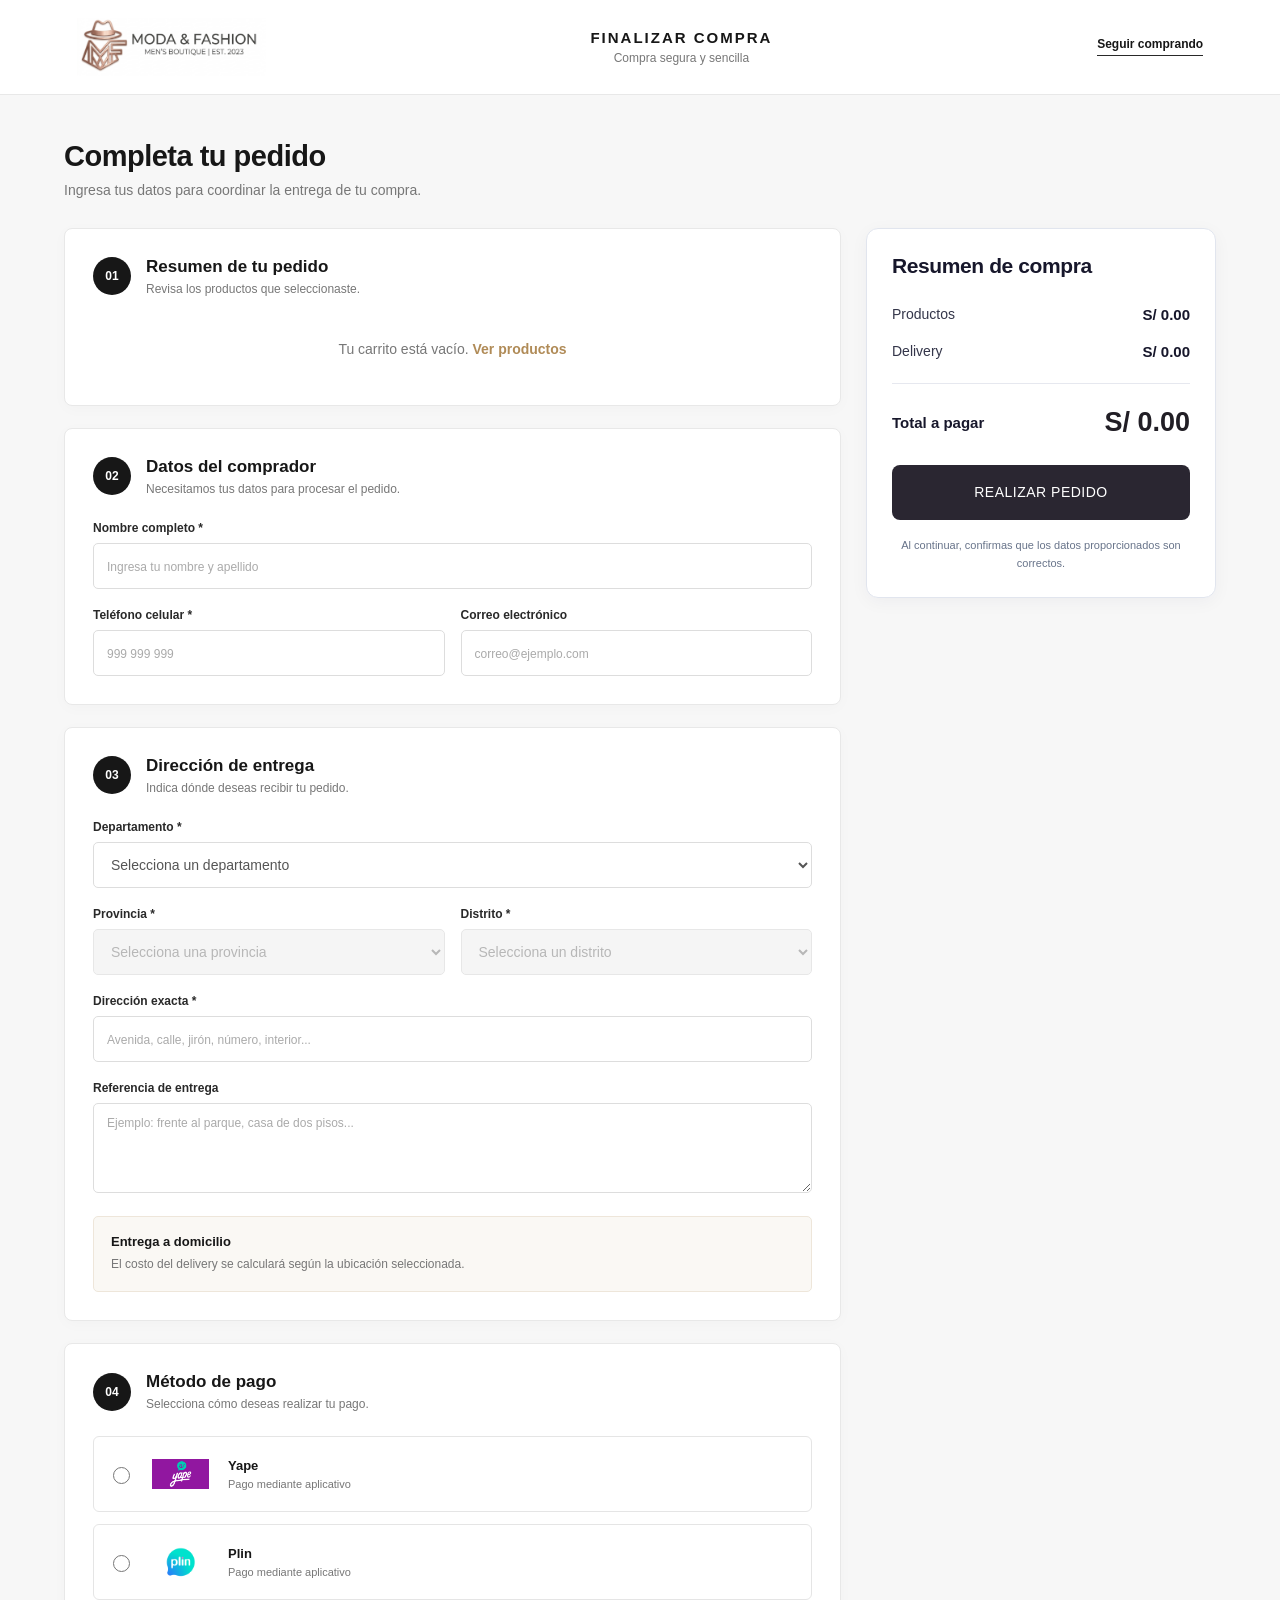
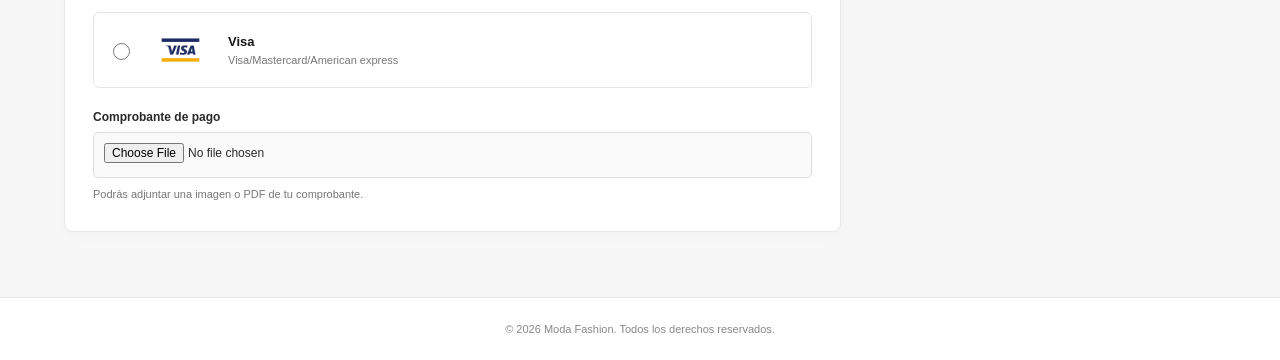
<file: checkout.html>
<!DOCTYPE html>
<html lang="es">
<head>
  <meta charset="UTF-8">
  <meta name="viewport" content="width=device-width, initial-scale=1.0">
  <meta name="description" content="Finaliza tu compra en Moda Fashion.">
  <title>Finalizar compra | Moda Fashion</title>
  <link rel="stylesheet" href="checkout.css">
</head>

<body class="checkout-page">

  <header class="checkout-header">
    <a href="index.html" class="checkout-logo">
      <img src="img/logo.png" alt="Moda Fashion">
    </a>

    <div class="checkout-header-title">
      <span>FINALIZAR COMPRA</span>
      <small>Compra segura y sencilla</small>
    </div>

    <a href="productos.html" class="back-shopping">
      Seguir comprando
    </a>
  </header>

  <main class="checkout-container">

    <div class="checkout-heading">
      <h1>Completa tu pedido</h1>
      <p>Ingresa tus datos para coordinar la entrega de tu compra.</p>
    </div>

    <form id="checkoutForm">

      <div class="checkout-layout">

        <!-- COLUMNA IZQUIERDA -->
        <div class="checkout-main">

          <!-- RESUMEN DEL PEDIDO -->
          <section class="checkout-card">
            <div class="section-heading">
              <span class="section-number">01</span>
              <div>
                <h2>Resumen de tu pedido</h2>
                <p>Revisa los productos que seleccionaste.</p>
              </div>
            </div>

            <div id="checkoutProducts"></div>

            <div id="emptyCart" hidden>
              Tu carrito está vacío.
              <a href="productos.html">Ver productos</a>
            </div>
          </section>

          <!-- DATOS DEL CLIENTE -->
          <section class="checkout-card">

            <div class="section-heading">
              <span class="section-number">02</span>
              <div>
                <h2>Datos del comprador</h2>
                <p>Necesitamos tus datos para procesar el pedido.</p>
              </div>
            </div>

            <div class="form-grid">

              <div class="form-group full-width">
                <label for="nombre">Nombre completo *</label>
                <input
                  type="text"
                  id="nombre"
                  name="nombre"
                  placeholder="Ingresa tu nombre y apellido"
                  autocomplete="name"
                  required
                >
              </div>

              <div class="form-group">
                <label for="telefono">Teléfono celular *</label>
                <input
                  type="tel"
                  id="telefono"
                  name="telefono"
                  placeholder="999 999 999"
                  autocomplete="tel"
                  required
                >
              </div>

              <div class="form-group">
                <label for="correo">Correo electrónico</label>
                <input
                  type="email"
                  id="correo"
                  name="correo"
                  placeholder="correo@ejemplo.com"
                  autocomplete="email"
                  required
                >
              </div>

            </div>
          </section>

          <!-- DIRECCIÓN DE ENTREGA -->
          <section class="checkout-card">

            <div class="section-heading">
              <span class="section-number">03</span>
              <div>
                <h2>Dirección de entrega</h2>
                <p>Indica dónde deseas recibir tu pedido.</p>
              </div>
            </div>

            <div class="form-grid">

              <div class="form-group full-width">
                <label for="departamento">Departamento *</label>
                <select id="departamento" name="departamento" required>
                  <option value="">Selecciona un departamento</option>
                </select>
              </div>

              <div class="form-group">
                <label for="provincia">Provincia *</label>
                <select id="provincia" name="provincia" required disabled>
                  <option value="">Selecciona una provincia</option>
                </select>
              </div>

              <div class="form-group">
                <label for="distrito">Distrito *</label>
                <select id="distrito" name="distrito" required disabled>
                  <option value="">Selecciona un distrito</option>
                </select>
              </div>

              <div class="form-group full-width">
                <label for="direccion">Dirección exacta *</label>
                <input
                  type="text"
                  id="direccion"
                  name="direccion"
                  placeholder="Avenida, calle, jirón, número, interior..."
                  autocomplete="street-address"
                  required
                >
              </div>

              <div class="form-group full-width">
                <label for="referencia">Referencia de entrega</label>
                <textarea
                  id="referencia"
                  name="referencia"
                  rows="3"
                  placeholder="Ejemplo: frente al parque, casa de dos pisos..."
                ></textarea>
              </div>

            </div>

            <div class="delivery-notice">
              <strong>Entrega a domicilio</strong>
              <p>El costo del delivery se calculará según la ubicación seleccionada.</p>
            </div>

          </section>

          <!-- MÉTODO DE PAGO -->
          <section class="checkout-card">

            <div class="section-heading">
              <span class="section-number">04</span>
              <div>
                <h2>Método de pago</h2>
                <p>Selecciona cómo deseas realizar tu pago.</p>
              </div>
            </div>

            <div class="payment-options">

              <label class="payment-option">
                <input
                  type="radio"
                  name="metodoPago"
                  value="yape"
                  required
                >

                <span class="payment-logo yape-logo">
                  <img src="img/pagos/yape-log.jpg" alt="Yape">
                </span>

                <span class="payment-description">
                  <strong>Yape</strong>
                  <small>Pago mediante aplicativo</small>
                </span>
              </label>

              <label class="payment-option">
                <input
                  type="radio"
                  name="metodoPago"
                  value="plin"
                >

                <span class="payment-logo plin-logo">
                  <img src="img/pagos/plim-log.jpg" alt="Plin">
                </span>

                <span class="payment-description">
                  <strong>Plin</strong>
                  <small>Pago mediante aplicativo</small>
                </span>
              </label>

              <label class="payment-option">
                <input
                  type="radio"
                  name="metodoPago"
                  value="Visa"
                >

                <span class="payment-logo bank-logo">
                  <img src="img/pagos/visa.jpg" alt="VISA">
                </span>

                <span class="payment-description">
                  <strong>Visa</strong>
                  <small>Visa/Mastercard/American express</small>
                </span>
              </label>

            </div>

            <!-- UBICACIÓN DEL PANEL EN TELÉFONOS -->
            <div id="paymentDetailsMobileSlot"></div>

            <!-- COMPROBANTE -->
            <div class="form-group receipt-group">
              <label for="comprobante">Comprobante de pago</label>
              <input
                type="file"
                id="comprobante"
                name="comprobante"
                accept="image/*,.pdf"
                required
              >
              <small>Podrás adjuntar una imagen o PDF de tu comprobante.</small>
            </div>

          </section>

        </div>

        <!-- COLUMNA DERECHA -->
        <aside class="checkout-sidebar">

          <!-- RESUMEN DE COMPRA -->
          <section class="checkout-card order-summary">

            <h2>Resumen de compra</h2>

            <div class="summary-line">
              <span>Productos</span>
              <strong id="subtotal">S/ 0.00</strong>
            </div>

            <div class="summary-line">
              <span>Delivery</span>
              <strong id="deliveryCost">Por calcular</strong>
            </div>

            <div class="summary-divider"></div>

            <div class="summary-total">
              <span>Total a pagar</span>
              <strong id="totalCompra">S/ 0.00</strong>
            </div>

            <button type="submit" id="btnRealizarPedido" class="checkout-button">
              REALIZAR PEDIDO
            </button>

            <p class="checkout-terms">
              Al continuar, confirmas que los datos proporcionados
              son correctos.
            </p>

          </section>

          <!-- UBICACIÓN DEL PANEL EN PC -->
          <div id="paymentDetailsDesktopSlot">

            <section
              id="paymentDetails"
              class="checkout-card payment-details"
              hidden
            >
              <!-- Aquí aparecerán los datos según el medio de pago -->
            </section>

          </div>

        </aside>

      </div>

    </form>

  </main>

  <footer class="checkout-footer">
    <p>© 2026 Moda Fashion. Todos los derechos reservados.</p>
  </footer>

  <script src="js/main.js"></script>
  <script src="checkout.js"></script>

</body>
</html>
</file>
<file: checkout.css>
/* =========================================
   MODA FASHION - CHECKOUT
   Página de finalización de compra
========================================= */

:root {
  --checkout-black: #171717;
  --checkout-dark: #292929;
  --checkout-gray: #777777;
  --checkout-light: #f6f6f6;
  --checkout-border: #e8e8e8;
  --checkout-white: #ffffff;
  --checkout-accent: #b08b57;
  --checkout-success: #218653;
}

* {
  box-sizing: border-box;
}

.checkout-page {
  margin: 0;
  padding: 0;
  background: #f7f7f7;
  color: var(--checkout-black);
  font-family: Arial, Helvetica, sans-serif;
  font-size: 14px;
}

.checkout-page a {
  color: inherit;
  text-decoration: none;
}

.checkout-page button,
.checkout-page input,
.checkout-page select,
.checkout-page textarea {
  font: inherit;
}

/* =========================================
   ENCABEZADO
========================================= */

.checkout-header {
  width: 100%;
  min-height: 90px;
  padding: 18px 6%;
  background: #ffffff;
  border-bottom: 1px solid var(--checkout-border);
  display: flex;
  align-items: center;
  justify-content: space-between;
  gap: 20px;
}

.checkout-logo {
  display: flex;
  align-items: center;
  max-width: 190px;
}

.checkout-logo img {
  display: block;
  width: 100%;
  max-height: 58px;
  object-fit: contain;
}

.checkout-header-title {
  text-align: center;
  display: flex;
  flex-direction: column;
  gap: 5px;
}

.checkout-header-title span {
  font-size: 15px;
  font-weight: 700;
  letter-spacing: 2px;
}

.checkout-header-title small {
  color: var(--checkout-gray);
  font-size: 12px;
}

.back-shopping {
  font-size: 12px;
  font-weight: 600;
  color: var(--checkout-dark);
  border-bottom: 1px solid var(--checkout-dark);
  padding-bottom: 4px;
}

/* =========================================
   CONTENEDOR PRINCIPAL
========================================= */

.checkout-container {
  width: 90%;
  max-width: 1250px;
  margin: 45px auto 65px;
}

.checkout-heading {
  margin-bottom: 30px;
}

.checkout-heading h1 {
  margin: 0 0 9px;
  font-size: 29px;
  font-weight: 700;
  letter-spacing: -0.5px;
}

.checkout-heading p {
  margin: 0;
  color: var(--checkout-gray);
  font-size: 14px;
}

.checkout-layout {
  display: grid;
  grid-template-columns: minmax(0, 1fr) 350px;
  gap: 25px;
  align-items: start;
}

.checkout-main {
  display: flex;
  flex-direction: column;
  gap: 22px;
}

/* =========================================
   TARJETAS
========================================= */

.checkout-card {
  background: #ffffff;
  border: 1px solid var(--checkout-border);
  border-radius: 8px;
  padding: 28px;
  box-shadow: 0 3px 15px rgba(0, 0, 0, 0.025);
}

.section-heading {
  display: flex;
  align-items: center;
  gap: 15px;
  margin-bottom: 25px;
}

.section-number {
  width: 38px;
  height: 38px;
  min-width: 38px;
  border-radius: 50%;
  background: var(--checkout-black);
  color: #ffffff;
  display: flex;
  justify-content: center;
  align-items: center;
  font-size: 12px;
  font-weight: 700;
}

.section-heading h2 {
  margin: 0 0 5px;
  font-size: 17px;
  font-weight: 700;
}

.section-heading p {
  margin: 0;
  color: var(--checkout-gray);
  font-size: 12px;
}

/* =========================================
   FORMULARIOS
========================================= */

.form-grid {
  display: grid;
  grid-template-columns: repeat(2, minmax(0, 1fr));
  gap: 19px 16px;
}

.form-group {
  display: flex;
  flex-direction: column;
  gap: 8px;
  min-width: 0;
}

.full-width {
  grid-column: 1 / -1;
}

.form-group label {
  color: #292929;
  font-size: 12px;
  font-weight: 700;
}

.form-group input,
.form-group select,
.form-group textarea {
  width: 100%;
  min-height: 46px;
  padding: 12px 13px;
  border: 1px solid #dddddd;
  border-radius: 5px;
  background: #ffffff;
  color: #292929;
  outline: none;
  transition: border-color 0.2s, box-shadow 0.2s;
}

.form-group textarea {
  min-height: 90px;
  resize: vertical;
}

.form-group input::placeholder,
.form-group textarea::placeholder {
  color: #aaaaaa;
  font-size: 12px;
}

.form-group select {
  cursor: pointer;
  color: #555555;
}

.form-group input:focus,
.form-group select:focus,
.form-group textarea:focus {
  border-color: var(--checkout-accent);
  box-shadow: 0 0 0 3px rgba(176, 139, 87, 0.10);
}

.form-group select:disabled {
  background: #f2f2f2;
  color: #999999;
  cursor: not-allowed;
}

/* =========================================
   ENTREGA A DOMICILIO
========================================= */

.delivery-notice {
  margin-top: 23px;
  padding: 17px;
  background: #faf8f4;
  border: 1px solid #eee6da;
  border-radius: 5px;
}

.delivery-notice strong {
  display: block;
  margin-bottom: 6px;
  font-size: 13px;
}

.delivery-notice p {
  margin: 0;
  color: #777777;
  font-size: 12px;
  line-height: 1.6;
}

/* =========================================
   MÉTODOS DE PAGO
========================================= */

.payment-options {
  display: flex;
  flex-direction: column;
  gap: 12px;
}

.payment-option {
  min-height: 76px;
  padding: 14px;
  display: flex;
  align-items: center;
  gap: 15px;
  border: 1px solid #e5e5e5;
  border-radius: 6px;
  cursor: pointer;
  transition: border-color 0.2s, background 0.2s;
}

.payment-option:hover {
  border-color: #b9a17e;
  background: #fdfcf9;
}

.payment-option:has(input:checked) {
  border-color: var(--checkout-accent);
  background: #fcfaf6;
}

.payment-option input {
  width: 17px;
  height: 17px;
  accent-color: var(--checkout-black);
  cursor: pointer;
}


.payment-logo {
  width: 65px;
  height: 45px;
  display: flex;
  justify-content: center;
  align-items: center;
  flex-shrink: 0;
  border-radius: 5px;
  overflow: hidden;
  background: #ffffff;
}

.payment-logo img {
  display: block;
  width: 100%;
  height: 100%;
  object-fit: contain;
  padding: 4px;
}

.yape-logo {
  background: #ffffff;
}

.plin-logo {
  background: #ffffff;
}

.bank-logo {
  background: #ffffff;
}


.payment-description {
  display: flex;
  flex-direction: column;
  gap: 5px;
}

.payment-description strong {
  font-size: 13px;
}

.payment-description small {
  color: var(--checkout-gray);
  font-size: 11px;
}

/* =========================================
   DETALLES DEL PAGO
========================================= */

.payment-details {
  margin-top: 20px;
  padding: 20px;
  background: #fafafa;
  border: 1px solid var(--checkout-border);
  border-radius: 6px;
}

.payment-details[hidden] {
  display: none;
}

/* =========================================
   COMPROBANTE
========================================= */

.receipt-group {
  margin-top: 22px;
}

.receipt-group input[type="file"] {
  padding: 10px;
  background: #fafafa;
  font-size: 12px;
}

.receipt-group small {
  color: var(--checkout-gray);
  font-size: 11px;
  line-height: 1.5;
}

/* =========================================
   RESUMEN DE COMPRA
========================================= */

.checkout-sidebar {
  position: sticky;
  top: 20px;
}

.order-summary h2 {
  margin: 0 0 25px;
  font-size: 18px;
}

.summary-line {
  display: flex;
  justify-content: space-between;
  align-items: center;
  gap: 10px;
  margin-bottom: 18px;
  color: #666666;
  font-size: 13px;
}

.summary-line strong {
  color: #292929;
  font-weight: 700;
}

.summary-divider {
  height: 1px;
  background: var(--checkout-border);
  margin: 22px 0;
}

.summary-total {
  display: flex;
  justify-content: space-between;
  align-items: center;
  gap: 10px;
  margin-bottom: 25px;
  font-weight: 700;
}

.summary-total span {
  font-size: 14px;
}

.summary-total strong {
  color: var(--checkout-black);
  font-size: 22px;
}

.checkout-button {
  display: block;
  width: 100%;
  min-height: 51px;
  border: none;
  border-radius: 5px;
  background: var(--checkout-black);
  color: #ffffff;
  font-size: 12px;
  font-weight: 700;
  letter-spacing: 1px;
  cursor: pointer;
  transition: background 0.2s;
}

.checkout-button:hover {
  background: var(--checkout-accent);
}

.checkout-button:disabled {
  opacity: 0.6;
  cursor: not-allowed;
}

.checkout-terms {
  margin: 15px 0 0;
  color: #888888;
  font-size: 10px;
  line-height: 1.6;
  text-align: center;
}

/* =========================================
   PRODUCTOS DEL CARRITO
========================================= */

.checkout-product {
  display: flex;
  align-items: center;
  gap: 15px;
  padding: 15px 0;
  border-bottom: 1px solid #eeeeee;
}

.checkout-product:last-child {
  border-bottom: none;
}

.checkout-product img {
  width: 75px;
  height: 85px;
  object-fit: contain;
  border: 1px solid #eeeeee;
  border-radius: 4px;
  background: #ffffff;
}

.checkout-product-info {
  flex: 1;
  min-width: 0;
}

.checkout-product-info strong {
  display: block;
  margin-bottom: 7px;
  font-size: 13px;
}

.checkout-product-info small {
  display: block;
  margin-bottom: 4px;
  color: #777777;
  font-size: 11px;
}

.checkout-product-price {
  font-size: 13px;
  font-weight: 700;
  white-space: nowrap;
}

#emptyCart {
  padding: 20px 0;
  color: #777777;
  text-align: center;
}

#emptyCart a {
  color: var(--checkout-accent);
  font-weight: 700;
}

/* =========================================
   PIE DE PÁGINA
========================================= */

.checkout-footer {
  padding: 25px 15px;
  background: #ffffff;
  border-top: 1px solid var(--checkout-border);
  text-align: center;
}

.checkout-footer p {
  margin: 0;
  color: #888888;
  font-size: 11px;
}

/* =========================================
   ADAPTACIÓN A TABLETS
========================================= */

@media (max-width: 900px) {

  .checkout-layout {
    grid-template-columns: 1fr;
  }

  .checkout-sidebar {
    position: static;
  }

  .checkout-container {
    width: 94%;
  }

}

/* =========================================
   ADAPTACIÓN A CELULARES
========================================= */

@media (max-width: 600px) {

  .checkout-header {
    min-height: 75px;
    padding: 12px 4%;
    gap: 8px;
  }

  .checkout-logo {
    max-width: 110px;
  }

  .checkout-logo img {
    max-height: 42px;
  }

  .checkout-header-title span {
    font-size: 10px;
    letter-spacing: 1px;
  }

  .checkout-header-title small {
    font-size: 9px;
  }

  .back-shopping {
    font-size: 10px;
  }

  .checkout-container {
    width: 94%;
    margin: 28px auto 40px;
  }

  .checkout-heading h1 {
    font-size: 23px;
  }

  .checkout-heading p {
    font-size: 12px;
    line-height: 1.5;
  }

  .checkout-card {
    padding: 19px 15px;
    border-radius: 6px;
  }

  .section-heading {
    gap: 11px;
    margin-bottom: 22px;
  }

  .section-heading h2 {
    font-size: 15px;
  }

  .section-heading p {
    font-size: 10px;
    line-height: 1.5;
  }

  .section-number {
    width: 32px;
    height: 32px;
    min-width: 32px;
    font-size: 10px;
  }

  .form-grid {
    grid-template-columns: 1fr;
    gap: 17px;
  }

  .full-width {
    grid-column: auto;
  }

  .form-group input,
  .form-group select {
    min-height: 45px;
  }

  .payment-option {
    gap: 10px;
    padding: 11px;
  }

  .payment-logo {
    width: 55px;
    height: 36px;
    font-size: 15px;
  }

  .payment-description strong {
    font-size: 12px;
  }

  .payment-description small {
    font-size: 10px;
  }

  .checkout-product img {
    width: 60px;
    height: 70px;
  }

  .checkout-product-info strong {
    font-size: 11px;
  }

  .checkout-product-price {
    font-size: 11px;
  }

  .summary-total strong {
    font-size: 20px;
  }

}


/* =========================================
   DISEÑO FINAL - RESUMEN DE COMPRA
========================================= */

.order-summary {
  border: 1px solid #e1e5ee;
  border-radius: 12px;
  padding: 25px;
  background: #ffffff;
  box-shadow: 0 4px 18px rgba(20, 30, 60, 0.045);
}

.order-summary h2 {
  margin: 0 0 28px;
  font-size: 21px;
  color: #17172b;
  letter-spacing: -0.4px;
}

.summary-line {
  color: #34364a;
  font-size: 14px;
  margin-bottom: 20px;
}

.summary-line strong {
  color: #17172b;
  font-size: 15px;
}

.summary-divider {
  background: #e6e8ef;
  margin: 23px 0;
}

.summary-total {
  margin-bottom: 27px;
}

.summary-total span {
  color: #17172b;
  font-size: 15px;
}

.summary-total strong {
  color: #211e25;
  font-size: 27px;
  font-weight: 800;
}

.checkout-button {
  min-height: 55px;
  border-radius: 8px;
  background: #2a2631;
  font-size: 14px;
  letter-spacing: 0.5px;
  transition: background 0.2s, transform 0.2s;
}

.checkout-button:hover {
  background: #401889;
  transform: translateY(-1px);
}

.checkout-terms {
  color: #68748a;
  font-size: 11px;
  margin-top: 17px;
}

/* =========================================
   PANEL DE PAGO - CONTENEDOR
========================================= */

.payment-details {
  margin-top: 20px;
  padding: 0;
  overflow: hidden;
  background: #ffffff;
  border: 1px solid #dce5f0;
  border-radius: 12px;
  box-shadow: 0 4px 18px rgba(20, 30, 60, 0.045);
}

.payment-details[hidden] {
  display: none;
}

/* =========================================
   FRANJA SUPERIOR CON LOGOTIPO
========================================= */

.payment-brand {
  width: 100%;
  min-height: 88px;
  padding: 15px;
  display: flex;
  justify-content: center;
  align-items: center;
}

.payment-brand img {
  display: block;
  width: 155px;
  height: 58px;
  padding: 4px;
  object-fit: contain;
  background: #ffffff;
  border-radius: 7px;
}

.payment-brand-bcp {
  background: #0755a5;
  border-bottom: 3px solid #1684ee;
}

.payment-brand-yape {
  background: #7426a8;
}

.payment-brand-plin {
  background: #08b9b3;
}

/* =========================================
   CONTENIDO DEL PANEL
========================================= */

.payment-panel-content {
  padding: 22px 22px 22px;
}

.payment-panel-content h2 {
  margin: 0 0 8px;
  padding: 0;
  background: transparent;
  border: none;
  color: #153c70;
  font-size: 19px;
  font-weight: 700;
  line-height: 1.35;
}

.payment-panel-content > p {
  margin: 0 0 19px;
  padding: 0;
  color: #191b1f;
  font-size: 13px;
  line-height: 1.6;
}

/* =========================================
   FILAS DE DATOS BANCARIOS
========================================= */

.payment-data-row {
  display: grid;
  grid-template-columns: minmax(115px, 42%) minmax(0, 1fr);
  align-items: center;
  gap: 12px;
  margin: 10px 0;
}

.payment-data-row strong {
  display: flex;
  align-items: center;
  min-height: 38px;
  padding: 9px 12px;
  border-radius: 7px;
  background: #e1efff;
  color: #173e70;
  font-size: 12px;
  font-weight: 700;
  line-height: 1.4;
}

.payment-data-row span {
  color: #252b38;
  font-size: 13px;
  line-height: 1.5;
  overflow-wrap: anywhere;
}

/* =========================================
   AVISO INFORMATIVO INFERIOR
========================================= */

.payment-reminder {
  margin-top: 21px;
  padding: 15px 16px;
  background: #eaf4ff;
  border: 1px solid #d5e9ff;
  border-radius: 9px;
  color: #0755a5;
}

.payment-reminder strong {
  display: block;
  margin-bottom: 6px;
  color: #0755a5;
  font-size: 13px;
}

.payment-reminder p {
  margin: 0;
  color: #345879;
  font-size: 12px;
  line-height: 1.6;
}

/* =========================================
   ESPACIO PARA CÓDIGO QR
========================================= */

.payment-qr-placeholder {
  width: 100%;
  min-height: 150px;
  margin: 8px auto 20px;
  padding: 20px;
  display: flex;
  justify-content: center;
  align-items: center;
  text-align: center;
  background: #f5f8fc;
  border: 1px dashed #b8c9df;
  border-radius: 9px;
  color: #66758c;
  font-size: 12px;
  line-height: 1.5;
}

/* =========================================
   ADAPTACIÓN A CELULARES
========================================= */

@media (max-width: 600px) {

  .order-summary {
    padding: 20px 16px;
  }

  .order-summary h2 {
    font-size: 18px;
  }

  .summary-total strong {
    font-size: 23px;
  }

  .payment-brand {
    min-height: 78px;
  }

  .payment-brand img {
    width: 140px;
    height: 52px;
  }

  .payment-panel-content {
    padding: 18px 15px;
  }

  .payment-panel-content h2 {
    font-size: 17px;
  }

  .payment-data-row {
    grid-template-columns: minmax(105px, 42%) minmax(0, 1fr);
    gap: 9px;
  }

  .payment-data-row strong {
    padding: 8px;
    font-size: 11px;
  }

  .payment-data-row span {
    font-size: 12px;
  }

  .payment-reminder {
    padding: 13px;
  }

}
/* BOTÓN ELIMINAR PRODUCTO DEL CARRITO */

.checkout-remove {
  width: 38px;
  height: 38px;
  min-width: 38px;
  display: flex;
  align-items: center;
  justify-content: center;
  padding: 0;
  border: 1px solid #eeeeee;
  border-radius: 50%;
  background: #ffffff;
  color: #777777;
  cursor: pointer;
  transition: all 0.2s ease;
}

.checkout-remove svg {
  display: block;
  width: 22px !important;
  height: 22px !important;
  min-width: 22px;
  min-height: 22px;
  overflow: visible;
}

.checkout-remove svg path,
.checkout-remove svg rect {
  display: inline;
  visibility: visible;
  opacity: 1;
}

.checkout-remove:hover {
  color: #d93636;
  background: #fff1f1;
  border-color: #f2cccc;
}

.checkout-remove:active {
  transform: scale(0.94);
}
/* SELECTOR DE CANTIDAD DEL CARRITO */
.checkout-quantity {
  display: inline-flex;
  align-items: center;
  justify-content: space-between;
 width: 78px;
height: 32px;
padding: 0 4px;
  margin: 8px 0;
  background: #ffffff;
  border: 1px solid #dddddd;
  border-radius: 5px;
  box-sizing: border-box;
}

.checkout-quantity button {
  width: 22px;
  height: 28px;
  padding: 0;
  border: none;
  background: transparent;
  color: #333333;
  font-size: 19px;
  font-weight: 500;
  cursor: pointer;
}

.checkout-quantity span {
  min-width: 20px;
  text-align: center;
  color: #222222;
  font-size: 14px;
  font-weight: 600;
}
/* MENSAJE DE STOCK DISPONIBLE */
.checkout-product-info .checkout-stock-message {
  display: block;
  margin: 4px 0 6px;
  color: #d93636 !important;
  font-size: 12px !important;
  font-weight: 600;
  line-height: 1.4;
}


/* Contenedor general de imágenes de pago */
.payment-image {
  display: flex;
  justify-content: center;
  align-items: center;
  margin: 20px auto;
  width: 100%;
}

.payment-image img {
  display: block;
  width: 100%;
  height: auto;
  object-fit: contain;
  border-radius: 10px;
}

/* Tamaño independiente de Yape */
.payment-image-yape img {
  max-width: 150px;
  max-height: 150px;
}

/* Tamaño independiente de Plin */
.payment-image-plin img {
  max-width: 150px;
  max-height: 150px;
}

/* Tamaño independiente de BCP */
.payment-image-bcp img {
  max-width: 440px;
  max-height: 500px;
}
.payment-bank-details {
  max-width: 440px;
  margin: 20px auto;
  padding: 22px;
  background: #f7f5f1;
  border: 1px solid #e2d9ca;
  border-radius: 10px;
}

.payment-bank-details .payment-data-row {
  display: flex;
  flex-direction: column;
  gap: 6px;
  padding: 12px 0;
  border-bottom: 1px solid #e5dfd5;
}

.payment-bank-details .payment-data-row:last-child {
  border-bottom: none;
}

.payment-bank-details span {
  font-size: 17px;
  font-weight: 600;
  letter-spacing: 0.5px;
  overflow-wrap: anywhere;
}
</file>
